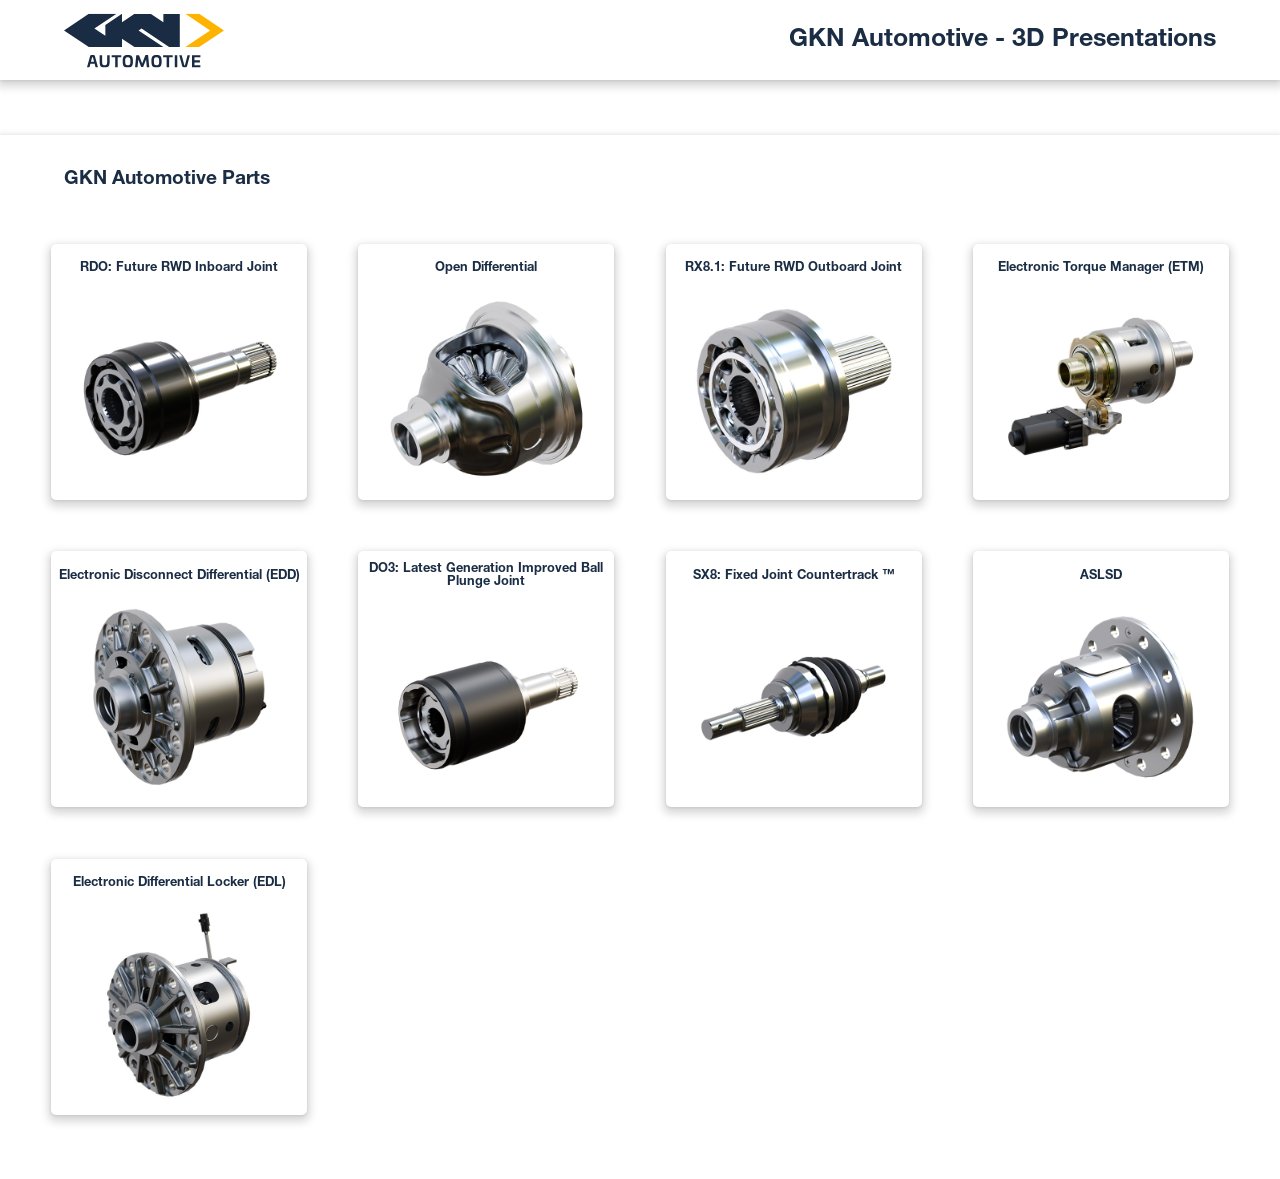
<file: index.html>
<!doctype html>
<html lang="en">

<head>
  <meta charset="UTF-8" />
  <link rel="icon" type="image/svg+xml" href="./Cheveron_process copy-frei.png" />
  <meta name="viewport" content="width=device-width, initial-scale=1.0" />
  <title>GKN 3D Presentations</title>
  <!-- css -->

  <link rel="manifest" href="./manifest.webmanifest">
  <meta name="theme-color" content="#1a1a1a">
  <meta name="mobile-web-app-capable" content="yes">
  <meta name="apple-mobile-web-app-status-bar-style" content="black-translucent">
  
  <!-- Safari/iOS specific meta tags -->
  <meta name="apple-mobile-web-app-capable" content="yes">
  <meta name="apple-mobile-web-app-title" content="GKN 3D">
  <link rel="apple-touch-icon" href="./Icon.png">
  <link rel="apple-touch-startup-image" href="./Icon.png">

  <script type="module" crossorigin src="./assets/index-BbZHvF1y.js"></script>
  <link rel="modulepreload" crossorigin href="./assets/registerSW-DZd08vq9.js">
  <link rel="stylesheet" crossorigin href="./assets/registerSW-akzN68TD.css">
  <link rel="stylesheet" crossorigin href="./assets/index-C89SPotJ.css">
  <script type="module">import.meta.url;import("_").catch(()=>1);(async function*(){})().next();if(location.protocol!="file:"){window.__vite_is_modern_browser=true}</script>
  <script type="module">!function(){if(window.__vite_is_modern_browser)return;console.warn("vite: loading legacy chunks, syntax error above and the same error below should be ignored");var e=document.getElementById("vite-legacy-polyfill"),n=document.createElement("script");n.src=e.src,n.onload=function(){System.import(document.getElementById('vite-legacy-entry').getAttribute('data-src'))},document.body.appendChild(n)}();</script>
</head>

<body>
  <div id="app-home">
    <div id="heading">
      <div id="logo"></div>
      <div id="homeTitle">GKN Automotive - 3D Presentations</div>
    </div>
    <div id="devicesContainer">
      <div id="devicesTitle">GKN Automotive Parts</div>
      <div id="devicesListContainer">
        <a href="./rdo.html">
          <div class="deviceContainer">
            <div class="deviceName">RDO: Future RWD Inboard Joint</div>
            <div class="deviceImage" id="rdoImage"></div>
          </div>
        </a>
        <!-- <a href="https://quincecreative.github.io/openDifferential/"> -->
        <a href="./openDifferential.html">
          <div class="deviceContainer">
            <div class="deviceName">Open Differential</div>
            <div class="deviceImage" id="openDifferentialImage"></div>
          </div>
        </a>
        <!-- <a href="https://quincecreative.github.io/RX8/"> -->
        <a href="./rx8.html">
          <div class="deviceContainer">
            <div class="deviceName">RX8.1: Future RWD Outboard Joint</div>
            <div class="deviceImage" id="rx8Image"></div>
          </div>
        </a>
        <!-- <a href="https://quincecreative.github.io/ETM/"> -->
        <a href="./etm.html">
          <div class="deviceContainer">
            <div class="deviceName">Electronic Torque Manager (ETM)</div>
            <div class="deviceImage" id="etmImage"></div>
          </div>
        </a>
        <!-- <a href="https://quincecreative.github.io/EDD/"> -->
        <a href="./edd.html">
          <div class="deviceContainer">
            <div class="deviceName">Electronic Disconnect Differential (EDD)</div>
            <div class="deviceImage" id="eddImage"></div>
          </div>
        </a>
        <!-- <a href="https://quincecreative.github.io/DO3/"> -->
        <a href="./do3.html">
          <div class="deviceContainer">
            <div class="deviceName">DO3: Latest Generation Improved Ball Plunge Joint</div>
            <div class="deviceImage" id="do3Image"></div>
          </div>
        </a>
        <a href="./sx8_asm.html">
          <div class="deviceContainer">
            <div class="deviceName">SX8: Fixed Joint Countertrack ™</div>
            <div class="deviceImage" id="sx8Image"></div>
          </div>
        </a>
        <a href="./aslsd.html">
          <div class="deviceContainer">
            <div class="deviceName">ASLSD</div>
            <div class="deviceImage" id="aslsdImage"></div>
          </div>
        </a>
        <a href="./edl.html">
          <div class="deviceContainer">
            <div class="deviceName">Electronic Differential Locker (EDL)</div>
            <div class="deviceImage" id="edlImage"></div>
          </div>
        </a>
      </div>
    </div>
  <script nomodule>!function(){var e=document,t=e.createElement("script");if(!("noModule"in t)&&"onbeforeload"in t){var n=!1;e.addEventListener("beforeload",(function(e){if(e.target===t)n=!0;else if(!e.target.hasAttribute("nomodule")||!n)return;e.preventDefault()}),!0),t.type="module",t.src=".",e.head.appendChild(t),t.remove()}}();</script>
  <script nomodule crossorigin id="vite-legacy-polyfill" src="./assets/polyfills-legacy-Cq4gPTny.js"></script>
  <script nomodule crossorigin id="vite-legacy-entry" data-src="./assets/index-legacy-ohpkfy7d.js">System.import(document.getElementById('vite-legacy-entry').getAttribute('data-src'))</script>
</body>

</html>
</file>
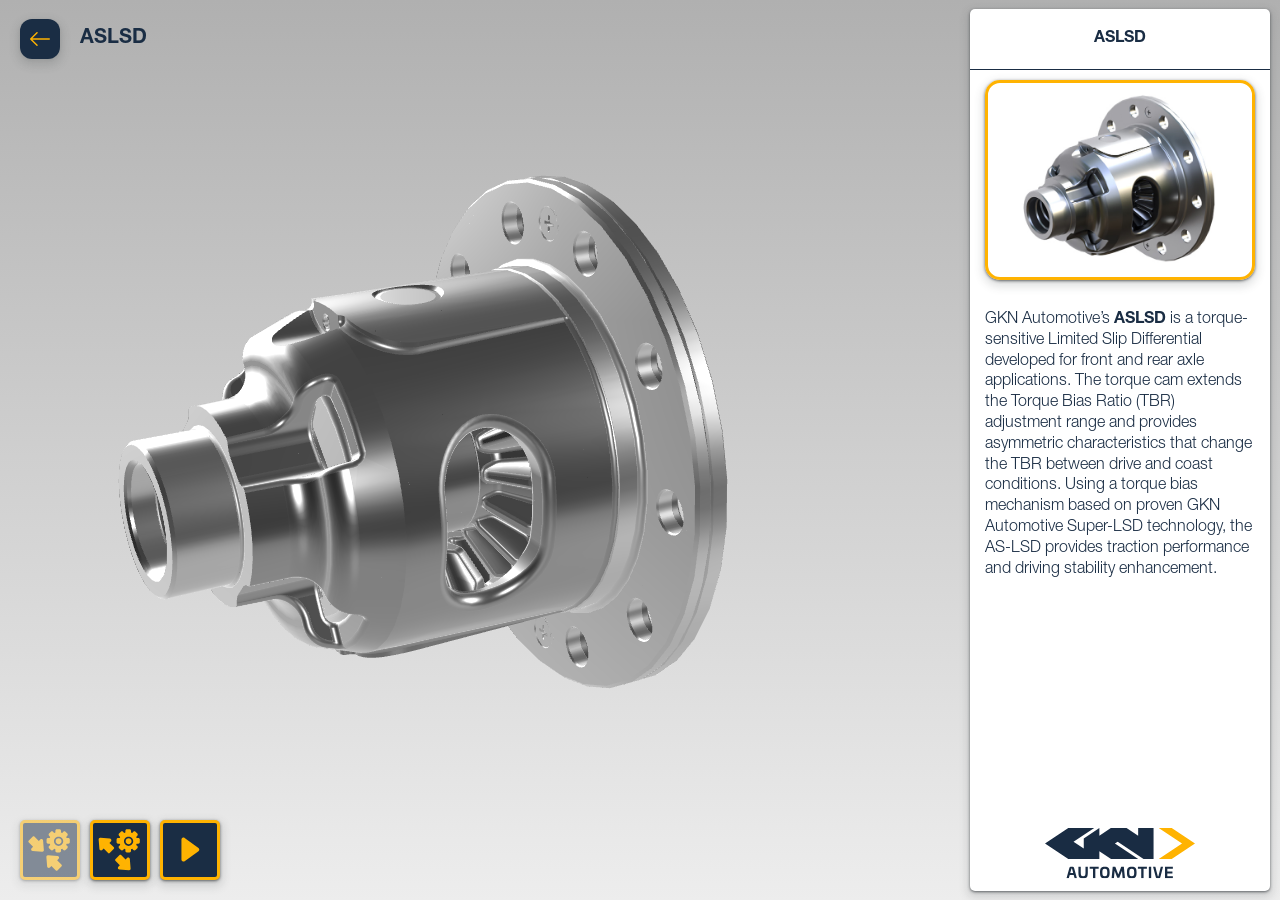
<file: aslsd.html>
<!doctype html>
<html lang="en">

<head>
    <meta charset="UTF-8" />
    <link rel="icon" type="image/svg+xml" href="./Cheveron_process copy-frei.png" />
    <meta name="viewport" content="width=device-width, initial-scale=1.0" />
    <title>GKN - ASLSD</title>
    <!-- css -->
    <!-- Add Font Awesome CSS -->
    <!-- <link rel="stylesheet" href="style/font-awesome-6-5-1.css"> -->
    
    <link rel="manifest" href="./manifest.webmanifest">
    <meta name="theme-color" content="#1a1a1a">
    <meta name="mobile-web-app-capable" content="yes">
    <meta name="apple-mobile-web-app-status-bar-style" content="black-translucent">
    
    <!-- Safari/iOS specific meta tags -->
    <meta name="apple-mobile-web-app-capable" content="yes">
    <meta name="apple-mobile-web-app-title" content="GKN 3D">
    <link rel="apple-touch-icon" href="./Icon.png">
    <link rel="apple-touch-startup-image" href="./Icon.png">
  <script type="module" crossorigin src="./assets/aslsd-BNoH6BZf.js"></script>
  <link rel="modulepreload" crossorigin href="./assets/registerSW-DZd08vq9.js">
  <link rel="modulepreload" crossorigin href="./assets/orientationChengeChecker-BI50UZJ1.js">
  <link rel="modulepreload" crossorigin href="./assets/meshVisibilityHagdler-DMKPUQ71.js">
  <link rel="stylesheet" crossorigin href="./assets/registerSW-akzN68TD.css">
  <script type="module">import.meta.url;import("_").catch(()=>1);(async function*(){})().next();if(location.protocol!="file:"){window.__vite_is_modern_browser=true}</script>
  <script type="module">!function(){if(window.__vite_is_modern_browser)return;console.warn("vite: loading legacy chunks, syntax error above and the same error below should be ignored");var e=document.getElementById("vite-legacy-polyfill"),n=document.createElement("script");n.src=e.src,n.onload=function(){System.import(document.getElementById('vite-legacy-entry').getAttribute('data-src'))},document.body.appendChild(n)}();</script>
</head>

<body>
    <div id="app">
        <!-- loading spinnerrrrr -->
        <div id="loadingSpinner">
            <div id="loadingSpinnerBorder"></div>
            <div id="loadingPercentages">0%</div>
            <div id="loadingLogo"></div>
            <!-- <div id="loadingLogo" style="background-image: url(jasperosso_logo_txt_black.svg)"></div> -->
        </div>

        <!-- FLIP DEVICE -->
        <div id="orientationScreenContainer">
            <div id="orientationScreenLogo"></div>
            <div id="orientationScreenImg"></div>
            <div id="orientationScreenText">Please rotate your device</div>
        </div>

        <canvas id="renderCanvas"></canvas>

        <a href="./index.html">
            <div id="goToHomeButton">
                <!-- <i class="fa-solid fa-arrow-left"></i> -->
            </div>
        </a>

        <div id="modelNameContainer">
            <div id="modelNameText">ASLSD</div>
        </div>

        <div id="productDisplayLogo"></div>

        <!-- actions container -->
        <div id="actionsContainer">
            <div class="actionButton" id="assembleActionButton" style="background-image: url(./icons/assemble3.svg);">
            </div>
            <div class="actionButton" id="disassembleActionButton"
                style="background-image: url(./icons/disassemble3.svg);"></div>
            <div class="actionButton" id="playActionButton" style="background-image: url(./icons/play.svg);"></div>
        </div>

        <!-- anotations -->
        <div id="anotationVisibilityContainer" style="left: 230px;">
            <div id="anotationVisibilityText">Annotations</div>
            <input type="checkbox" id="anotationVisibilityCheckbox" checked>
        </div>


        <!-- <div id="title">ATOM 2 PRO</div> -->
        <div id="menu-container">
            <div id="menuTittle">
                <!-- <div id="menuTittleIcon"><i id="menuTittleIconFa" class="fa-solid fa-chevron-right"></i></div> -->
                <div id="menuTittleText">ASLSD</div>
            </div>

            <div id="menuContent">
                <div id="menuContentImage">
                    <div id="playVideoContainer">
                        <video id="playVideoVideo" src="./videos/ASLSD_Strelice_1_720.mp4" muted loop></video>
                    </div>
                </div>
                <div id="menuContentText"></div>
            </div>

        </div>

        <!-- VIDEO -->
        <!-- <div id="playVideoContainer">
            <video id="playVideoVideo" src="./videos/aslsd_animation_video.mp4" muted loop></video>
        </div> -->

        <!-- FPS -->
        <!-- <p id='fps'
    style="position: absolute; bottom: 1vw; right: 20vw; font-size: 40px; color: rgb(255, 255, 255); z-index: 1000;">
    1111</p>
    </div> -->
  <script nomodule>!function(){var e=document,t=e.createElement("script");if(!("noModule"in t)&&"onbeforeload"in t){var n=!1;e.addEventListener("beforeload",(function(e){if(e.target===t)n=!0;else if(!e.target.hasAttribute("nomodule")||!n)return;e.preventDefault()}),!0),t.type="module",t.src=".",e.head.appendChild(t),t.remove()}}();</script>
  <script nomodule crossorigin id="vite-legacy-polyfill" src="./assets/polyfills-legacy-Cq4gPTny.js"></script>
  <script nomodule crossorigin id="vite-legacy-entry" data-src="./assets/aslsd-legacy-CCUJGMlV.js">System.import(document.getElementById('vite-legacy-entry').getAttribute('data-src'))</script>
</body>

</html>
</file>
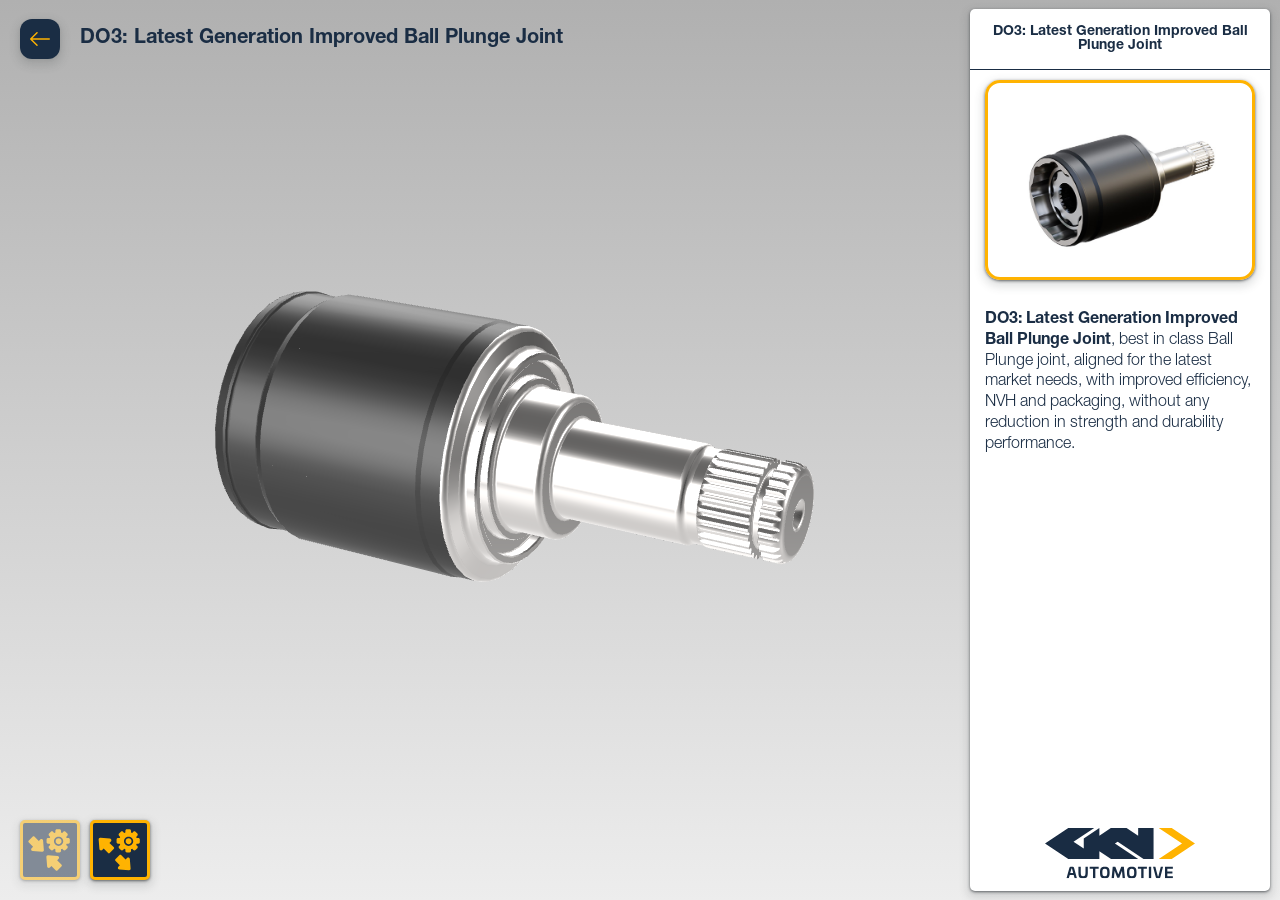
<file: do3.html>
<!doctype html>
<html lang="en">

<head>
    <meta charset="UTF-8" />
    <link rel="icon" type="image/svg+xml" href="./Cheveron_process copy-frei.png" />
    <meta name="viewport" content="width=device-width, initial-scale=1.0" />
    <title>GKN - DO3: Latest Generation Improved Ball Plunge Joint</title>
    <!-- css -->
    <!-- Add Font Awesome CSS -->
    <!-- <link rel="stylesheet" href="style/font-awesome-6-5-1.css"> -->

    <link rel="manifest" href="./manifest.webmanifest">
    <meta name="theme-color" content="#1a1a1a">
    <meta name="mobile-web-app-capable" content="yes">
    <meta name="apple-mobile-web-app-status-bar-style" content="black-translucent">
    
    <!-- Safari/iOS specific meta tags -->
    <meta name="apple-mobile-web-app-capable" content="yes">
    <meta name="apple-mobile-web-app-title" content="GKN 3D">
    <link rel="apple-touch-icon" href="./Icon.png">
    <link rel="apple-touch-startup-image" href="./Icon.png">

  <script type="module" crossorigin src="./assets/do3-fIvBYLhS.js"></script>
  <link rel="modulepreload" crossorigin href="./assets/registerSW-DZd08vq9.js">
  <link rel="modulepreload" crossorigin href="./assets/orientationChengeChecker-BI50UZJ1.js">
  <link rel="stylesheet" crossorigin href="./assets/registerSW-akzN68TD.css">
  <script type="module">import.meta.url;import("_").catch(()=>1);(async function*(){})().next();if(location.protocol!="file:"){window.__vite_is_modern_browser=true}</script>
  <script type="module">!function(){if(window.__vite_is_modern_browser)return;console.warn("vite: loading legacy chunks, syntax error above and the same error below should be ignored");var e=document.getElementById("vite-legacy-polyfill"),n=document.createElement("script");n.src=e.src,n.onload=function(){System.import(document.getElementById('vite-legacy-entry').getAttribute('data-src'))},document.body.appendChild(n)}();</script>
</head>

<body>
    <div id="app">
        <!-- loading spinnerrrrr -->
        <div id="loadingSpinner">
            <div id="loadingSpinnerBorder"></div>
            <div id="loadingPercentages">0%</div>
            <div id="loadingLogo"></div>
            <!-- <div id="loadingLogo" style="background-image: url(jasperosso_logo_txt_black.svg)"></div> -->
        </div>

        <!-- FLIP DEVICE -->
        <div id="orientationScreenContainer">
            <div id="orientationScreenLogo"></div>
            <div id="orientationScreenImg"></div>
            <div id="orientationScreenText">Please rotate your device</div>
        </div>

        <canvas id="renderCanvas"></canvas>

        <a href="./index.html">
            <div id="goToHomeButton">
                <!-- <i class="fa-solid fa-arrow-left"></i> -->
            </div>
        </a>

        <div id="modelNameContainer">
            <div id="modelNameText">DO3: Latest Generation Improved Ball Plunge Joint</div>
        </div>

        <div id="productDisplayLogo"></div>

        <!-- actions container -->
        <div id="actionsContainer">
            <div class="actionButton" id="assembleActionButton" style="background-image: url(./icons/assemble3.svg);"></div>
            <div class="actionButton" id="disassembleActionButton" style="background-image: url(./icons/disassemble3.svg);"></div>
        </div>

        <!-- anotations -->
        <div id="anotationVisibilityContainer">
            <div id="anotationVisibilityText">Annotations</div>
            <input type="checkbox" id="anotationVisibilityCheckbox" checked>
        </div>


        <!-- <div id="title">ATOM 2 PRO</div> -->
        <div id="menu-container">
            <div id="menuTittle">
                <!-- <div id="menuTittleIcon"><i id="menuTittleIconFa" class="fa-solid fa-chevron-right"></i></div> -->
                <div id="menuTittleText" style="font-size: 14px;">DO3: Latest Generation Improved Ball Plunge Joint</div>
            </div>

            <div id="menuContent">
                <div id="menuContentImage"></div>
                <div id="menuContentText"></div>
            </div>

        </div>

        <!-- FPS -->
        <!-- <p id='fps'
    style="position: absolute; bottom: 1vw; right: 20vw; font-size: 40px; color: rgb(255, 255, 255); z-index: 1000;">
    1111</p>
    </div> -->
  <script nomodule>!function(){var e=document,t=e.createElement("script");if(!("noModule"in t)&&"onbeforeload"in t){var n=!1;e.addEventListener("beforeload",(function(e){if(e.target===t)n=!0;else if(!e.target.hasAttribute("nomodule")||!n)return;e.preventDefault()}),!0),t.type="module",t.src=".",e.head.appendChild(t),t.remove()}}();</script>
  <script nomodule crossorigin id="vite-legacy-polyfill" src="./assets/polyfills-legacy-Cq4gPTny.js"></script>
  <script nomodule crossorigin id="vite-legacy-entry" data-src="./assets/do3-legacy-BCcfWT-N.js">System.import(document.getElementById('vite-legacy-entry').getAttribute('data-src'))</script>
</body>

</html>
</file>
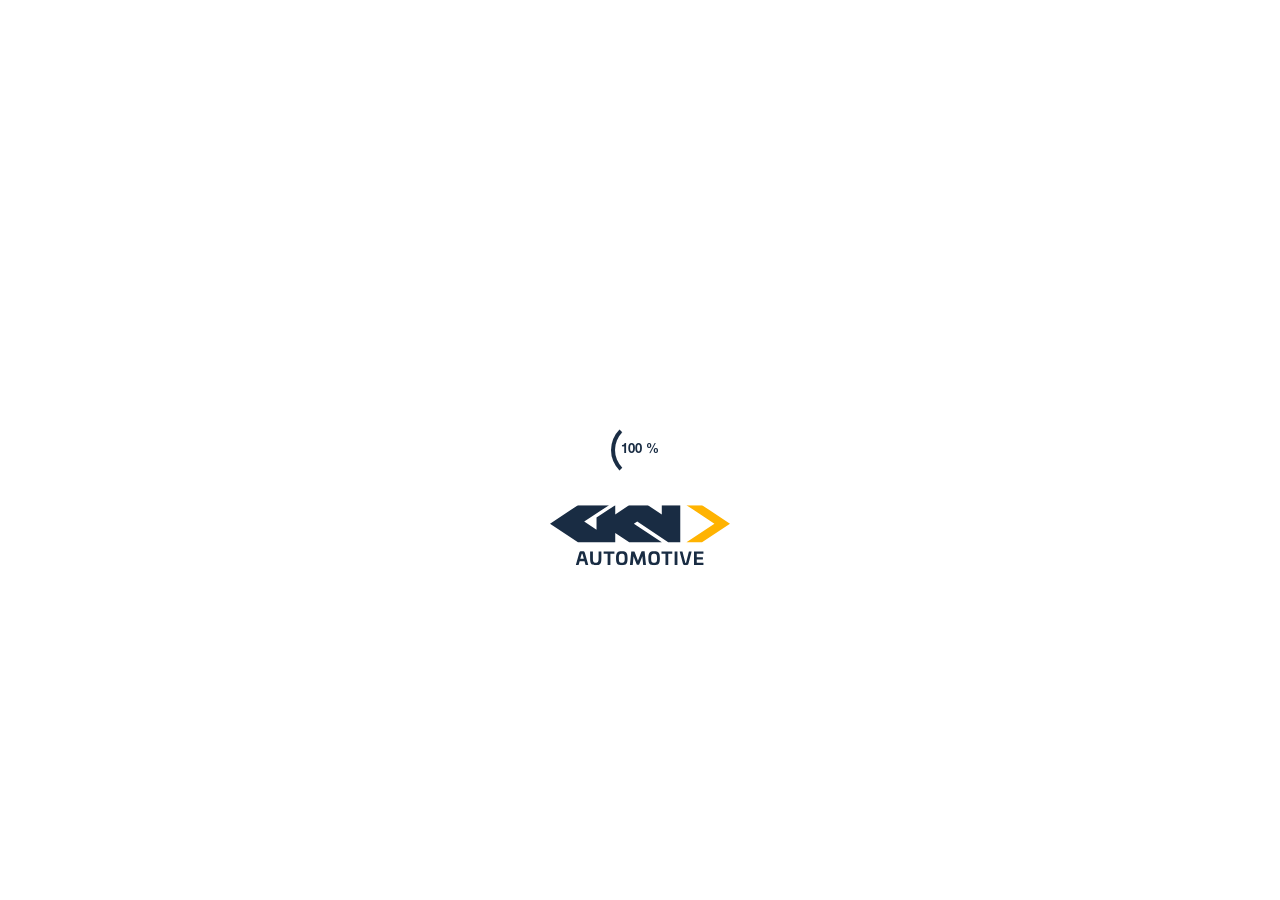
<file: edd.html>
<!doctype html>
<html lang="en">

<head>
    <meta charset="UTF-8" />
    <link rel="icon" type="image/svg+xml" href="./Cheveron_process copy-frei.png" />
    <meta name="viewport" content="width=device-width, initial-scale=1.0" />
    <title>GKN - Electronic Disconnect Differential (EDD)</title>
    <!-- css -->
    <!-- Add Font Awesome CSS -->
    <!-- <link rel="stylesheet" href="style/font-awesome-6-5-1.css"> -->

    <link rel="manifest" href="./manifest.webmanifest">
    <meta name="theme-color" content="#1a1a1a">
    <meta name="mobile-web-app-capable" content="yes">
    <meta name="apple-mobile-web-app-status-bar-style" content="black-translucent">
    
    <!-- Safari/iOS specific meta tags -->
    <meta name="apple-mobile-web-app-capable" content="yes">
    <meta name="apple-mobile-web-app-title" content="GKN 3D">
    <link rel="apple-touch-icon" href="./Icon.png">
    <link rel="apple-touch-startup-image" href="./Icon.png">

  <script type="module" crossorigin src="./assets/edd--wZsLvLN.js"></script>
  <link rel="modulepreload" crossorigin href="./assets/registerSW-DZd08vq9.js">
  <link rel="modulepreload" crossorigin href="./assets/orientationChengeChecker-BI50UZJ1.js">
  <link rel="modulepreload" crossorigin href="./assets/meshVisibilityHagdler-DMKPUQ71.js">
  <link rel="stylesheet" crossorigin href="./assets/registerSW-akzN68TD.css">
  <script type="module">import.meta.url;import("_").catch(()=>1);(async function*(){})().next();if(location.protocol!="file:"){window.__vite_is_modern_browser=true}</script>
  <script type="module">!function(){if(window.__vite_is_modern_browser)return;console.warn("vite: loading legacy chunks, syntax error above and the same error below should be ignored");var e=document.getElementById("vite-legacy-polyfill"),n=document.createElement("script");n.src=e.src,n.onload=function(){System.import(document.getElementById('vite-legacy-entry').getAttribute('data-src'))},document.body.appendChild(n)}();</script>
</head>

<body>
    <div id="app">
        <!-- loading spinnerrrrr -->
        <div id="loadingSpinner">
            <div id="loadingSpinnerBorder"></div>
            <div id="loadingPercentages">0%</div>
            <div id="loadingLogo"></div>
            <!-- <div id="loadingLogo" style="background-image: url(jasperosso_logo_txt_black.svg)"></div> -->
        </div>

        <!-- FLIP DEVICE -->
        <div id="orientationScreenContainer">
            <div id="orientationScreenLogo"></div>
            <div id="orientationScreenImg"></div>
            <div id="orientationScreenText">Please rotate your device</div>
        </div>

        <canvas id="renderCanvas"></canvas>

        <a href="./index.html">
            <div id="goToHomeButton">
                <!-- <i class="fa-solid fa-arrow-left"></i> -->
            </div>
        </a>

        <div id="modelNameContainer">
            <div id="modelNameText">Electronic Disconnect Differential (EDD)</div>
        </div>

        <div id="productDisplayLogo"></div>

        <!-- actions container -->
        <div id="actionsContainer">
            <div class="actionButton" id="assembleActionButton" style="background-image: url(./icons/assemble3.svg);"></div>
            <div class="actionButton" id="disassembleActionButton" style="background-image: url(./icons/disassemble3.svg);"></div>
            <div class="actionButton" id="playActionButton" style="background-image: url(./icons/play.svg);"></div>
        </div>

        <!-- anotations -->
        <div id="anotationVisibilityContainer" style="left: 230px;">
            <div id="anotationVisibilityText">Annotations</div>
            <input type="checkbox" id="anotationVisibilityCheckbox" checked>
        </div>


        <!-- <div id="title">ATOM 2 PRO</div> -->
        <div id="menu-container">
            <div id="menuTittle">
                <!-- <div id="menuTittleIcon"><i id="menuTittleIconFa" class="fa-solid fa-chevron-right"></i></div> -->
                <div id="menuTittleText">Electronic Disconnect Differential (EDD)</div>
            </div>

            <div id="menuContent">
                <div id="menuContentImage"></div>
                <div id="menuContentText"></div>
            </div>

        </div>

        <!-- FPS -->
        <!-- <p id='fps'
    style="position: absolute; bottom: 1vw; right: 20vw; font-size: 40px; color: rgb(255, 255, 255); z-index: 1000;">
    1111</p>
    </div> --> 
  <script nomodule>!function(){var e=document,t=e.createElement("script");if(!("noModule"in t)&&"onbeforeload"in t){var n=!1;e.addEventListener("beforeload",(function(e){if(e.target===t)n=!0;else if(!e.target.hasAttribute("nomodule")||!n)return;e.preventDefault()}),!0),t.type="module",t.src=".",e.head.appendChild(t),t.remove()}}();</script>
  <script nomodule crossorigin id="vite-legacy-polyfill" src="./assets/polyfills-legacy-Cq4gPTny.js"></script>
  <script nomodule crossorigin id="vite-legacy-entry" data-src="./assets/edd-legacy-DS0CGyQm.js">System.import(document.getElementById('vite-legacy-entry').getAttribute('data-src'))</script>
</body>

</html>
</file>
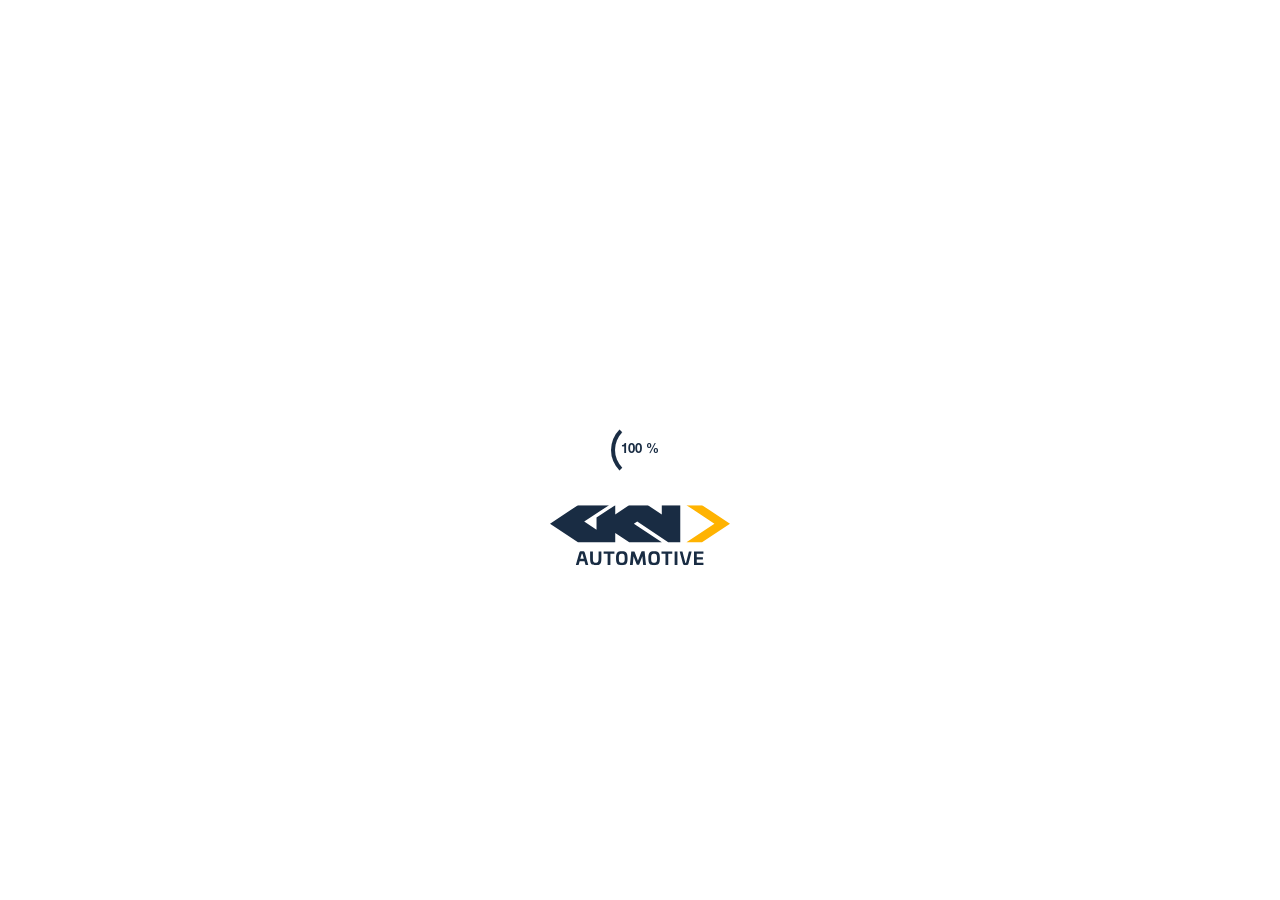
<file: etm.html>
<!doctype html>
<html lang="en">

<head>
    <meta charset="UTF-8" />
    <link rel="icon" type="image/svg+xml" href="./Cheveron_process copy-frei.png" />
    <meta name="viewport" content="width=device-width, initial-scale=1.0" />
    <title>GKN - Electronic Torque Manager (ETM)</title>
    <!-- css -->
    <!-- Add Font Awesome CSS -->
    <!-- <link rel="stylesheet" href="style/font-awesome-6-5-1.css"> -->

    <link rel="manifest" href="./manifest.webmanifest">
    <meta name="theme-color" content="#1a1a1a">
    <meta name="mobile-web-app-capable" content="yes">
    <meta name="apple-mobile-web-app-status-bar-style" content="black-translucent">
    
    <!-- Safari/iOS specific meta tags -->
    <meta name="apple-mobile-web-app-capable" content="yes">
    <meta name="apple-mobile-web-app-title" content="GKN 3D">
    <link rel="apple-touch-icon" href="./Icon.png">
    <link rel="apple-touch-startup-image" href="./Icon.png">

  <script type="module" crossorigin src="./assets/etm-4xxr6ixD.js"></script>
  <link rel="modulepreload" crossorigin href="./assets/registerSW-DZd08vq9.js">
  <link rel="modulepreload" crossorigin href="./assets/orientationChengeChecker-BI50UZJ1.js">
  <link rel="modulepreload" crossorigin href="./assets/meshVisibilityHagdler-DMKPUQ71.js">
  <link rel="stylesheet" crossorigin href="./assets/registerSW-akzN68TD.css">
  <script type="module">import.meta.url;import("_").catch(()=>1);(async function*(){})().next();if(location.protocol!="file:"){window.__vite_is_modern_browser=true}</script>
  <script type="module">!function(){if(window.__vite_is_modern_browser)return;console.warn("vite: loading legacy chunks, syntax error above and the same error below should be ignored");var e=document.getElementById("vite-legacy-polyfill"),n=document.createElement("script");n.src=e.src,n.onload=function(){System.import(document.getElementById('vite-legacy-entry').getAttribute('data-src'))},document.body.appendChild(n)}();</script>
</head>

<body>
    <div id="app">
        <!-- loading spinnerrrrr -->
        <div id="loadingSpinner">
            <div id="loadingSpinnerBorder"></div>
            <div id="loadingPercentages">0%</div>
            <div id="loadingLogo"></div>
            <!-- <div id="loadingLogo" style="background-image: url(jasperosso_logo_txt_black.svg)"></div> -->
        </div>

        <!-- FLIP DEVICE -->
        <div id="orientationScreenContainer">
            <div id="orientationScreenLogo"></div>
            <div id="orientationScreenImg"></div>
            <div id="orientationScreenText">Please rotate your device</div>
        </div>

        <canvas id="renderCanvas"></canvas>

        <a href="./index.html">
            <div id="goToHomeButton">
                <!-- <i class="fa-solid fa-arrow-left"></i> -->
            </div>
        </a>

        <div id="modelNameContainer">
            <div id="modelNameText">Electronic Torque Manager (ETM)</div>
        </div>

        <div id="productDisplayLogo"></div>

        <!-- actions container -->
        <div id="actionsContainer">
            <div class="actionButton" id="assembleActionButton" style="background-image: url(./icons/assemble3.svg);"></div>
            <div class="actionButton" id="disassembleActionButton" style="background-image: url(./icons/disassemble3.svg);"></div>
            <div class="actionButton" id="playActionButton" style="background-image: url(./icons/play.svg);"></div>
        </div>

        <!-- anotations -->
        <div id="anotationVisibilityContainer" style="left: 230px;">
            <div id="anotationVisibilityText">Annotations</div>
            <input type="checkbox" id="anotationVisibilityCheckbox" checked>
        </div>


        <!-- <div id="title">ATOM 2 PRO</div> -->
        <div id="menu-container">
            <div id="menuTittle">
                <!-- <div id="menuTittleIcon"><i id="menuTittleIconFa" class="fa-solid fa-chevron-right"></i></div> -->
                <div id="menuTittleText">Electronic Torque Manager (ETM)</div>
            </div>

            <div id="menuContent">
                <div id="menuContentImage"></div>
                <div id="menuContentText"></div>
            </div>

        </div>

        <!-- FPS -->
        <!-- <p id='fps'
    style="position: absolute; bottom: 1vw; right: 20vw; font-size: 40px; color: rgb(255, 255, 255); z-index: 1000;">
    1111</p>
    </div> -->
  <script nomodule>!function(){var e=document,t=e.createElement("script");if(!("noModule"in t)&&"onbeforeload"in t){var n=!1;e.addEventListener("beforeload",(function(e){if(e.target===t)n=!0;else if(!e.target.hasAttribute("nomodule")||!n)return;e.preventDefault()}),!0),t.type="module",t.src=".",e.head.appendChild(t),t.remove()}}();</script>
  <script nomodule crossorigin id="vite-legacy-polyfill" src="./assets/polyfills-legacy-Cq4gPTny.js"></script>
  <script nomodule crossorigin id="vite-legacy-entry" data-src="./assets/etm-legacy-CHuUr4fw.js">System.import(document.getElementById('vite-legacy-entry').getAttribute('data-src'))</script>
</body>

</html>
</file>
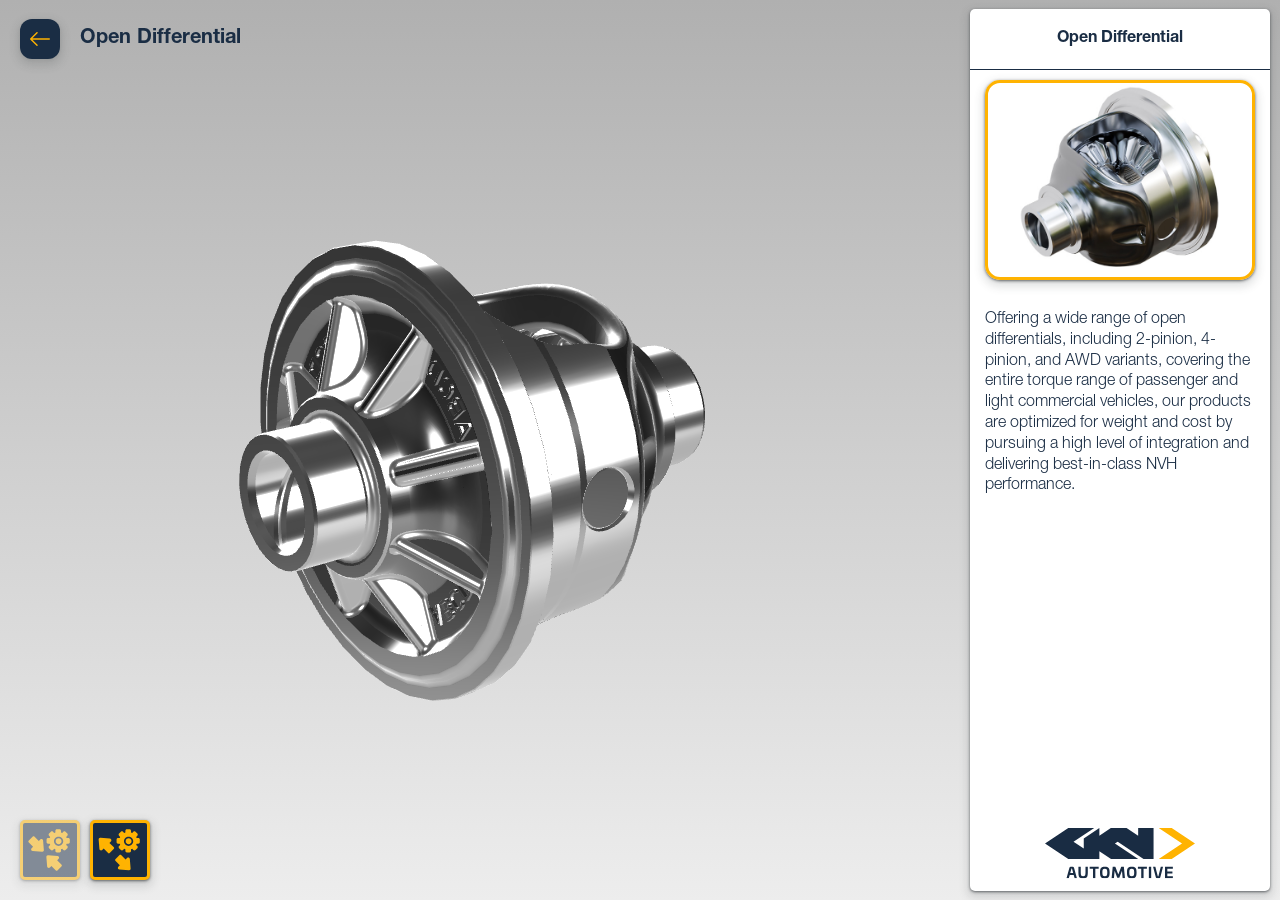
<file: openDifferential.html>
<!doctype html>
<html lang="en">

<head>
    <meta charset="UTF-8" />
    <link rel="icon" type="image/svg+xml" href="./Cheveron_process copy-frei.png" />
    <meta name="viewport" content="width=device-width, initial-scale=1.0" />
    <title>GKN - Open Differential</title>
    <!-- css -->
    <!-- Add Font Awesome CSS -->
    <!-- <link rel="stylesheet" href="style/font-awesome-6-5-1.css"> -->

    <link rel="manifest" href="./manifest.webmanifest">
    <meta name="theme-color" content="#1a1a1a">
    <meta name="mobile-web-app-capable" content="yes">
    <meta name="apple-mobile-web-app-status-bar-style" content="black-translucent">
    
    <!-- Safari/iOS specific meta tags -->
    <meta name="apple-mobile-web-app-capable" content="yes">
    <meta name="apple-mobile-web-app-title" content="GKN 3D">
    <link rel="apple-touch-icon" href="./Icon.png">
    <link rel="apple-touch-startup-image" href="./Icon.png">

  <script type="module" crossorigin src="./assets/openDifferential-_7xwcRdH.js"></script>
  <link rel="modulepreload" crossorigin href="./assets/registerSW-DZd08vq9.js">
  <link rel="modulepreload" crossorigin href="./assets/orientationChengeChecker-BI50UZJ1.js">
  <link rel="stylesheet" crossorigin href="./assets/registerSW-akzN68TD.css">
  <script type="module">import.meta.url;import("_").catch(()=>1);(async function*(){})().next();if(location.protocol!="file:"){window.__vite_is_modern_browser=true}</script>
  <script type="module">!function(){if(window.__vite_is_modern_browser)return;console.warn("vite: loading legacy chunks, syntax error above and the same error below should be ignored");var e=document.getElementById("vite-legacy-polyfill"),n=document.createElement("script");n.src=e.src,n.onload=function(){System.import(document.getElementById('vite-legacy-entry').getAttribute('data-src'))},document.body.appendChild(n)}();</script>
</head>

<body>
    <div id="app">
        <!-- loading spinnerrrrr -->
        <div id="loadingSpinner">
            <div id="loadingSpinnerBorder"></div>
            <div id="loadingPercentages">0%</div>
            <div id="loadingLogo"></div>
        </div>

        <!-- FLIP DEVICE -->
        <div id="orientationScreenContainer">
            <div id="orientationScreenLogo"></div>
            <div id="orientationScreenImg"></div>
            <div id="orientationScreenText">Please rotate your device</div>
        </div>

        <canvas id="renderCanvas"></canvas>

        <a href="./index.html">
            <div id="goToHomeButton"></div>
        </a>

        <div id="modelNameContainer">
            <div id="modelNameText">Open Differential</div>
        </div>

        <div id="productDisplayLogo"></div>

        <!-- actions container -->
        <div id="actionsContainer">
            <div class="actionButton" id="assembleActionButton" style="background-image: url(./icons/assemble3.svg);"></div>
            <div class="actionButton" id="disassembleActionButton" style="background-image: url(./icons/disassemble3.svg);"></div>
        </div>

        <!-- anotations -->
        <div id="anotationVisibilityContainer">
            <div id="anotationVisibilityText">Annotations</div>
            <input type="checkbox" id="anotationVisibilityCheckbox" checked>
        </div>


        <!-- <div id="title">ATOM 2 PRO</div> -->
        <div id="menu-container">
            <div id="menuTittle">
                <!-- <div id="menuTittleIcon"><i id="menuTittleIconFa" class="fa-solid fa-chevron-right"></i></div> -->
                <div id="menuTittleText">Open Differential</div>
            </div>

            <div id="menuContent">
                <div id="menuContentImage"></div>
                <div id="menuContentText"></div>
            </div>

        </div>

        <!-- FPS -->
        <!-- <p id='fps'
    style="position: absolute; bottom: 1vw; right: 20vw; font-size: 40px; color: rgb(255, 255, 255); z-index: 1000;">
    1111</p>
    </div> -->
  <script nomodule>!function(){var e=document,t=e.createElement("script");if(!("noModule"in t)&&"onbeforeload"in t){var n=!1;e.addEventListener("beforeload",(function(e){if(e.target===t)n=!0;else if(!e.target.hasAttribute("nomodule")||!n)return;e.preventDefault()}),!0),t.type="module",t.src=".",e.head.appendChild(t),t.remove()}}();</script>
  <script nomodule crossorigin id="vite-legacy-polyfill" src="./assets/polyfills-legacy-Cq4gPTny.js"></script>
  <script nomodule crossorigin id="vite-legacy-entry" data-src="./assets/openDifferential-legacy-DbIWirAo.js">System.import(document.getElementById('vite-legacy-entry').getAttribute('data-src'))</script>
</body>

</html>
</file>
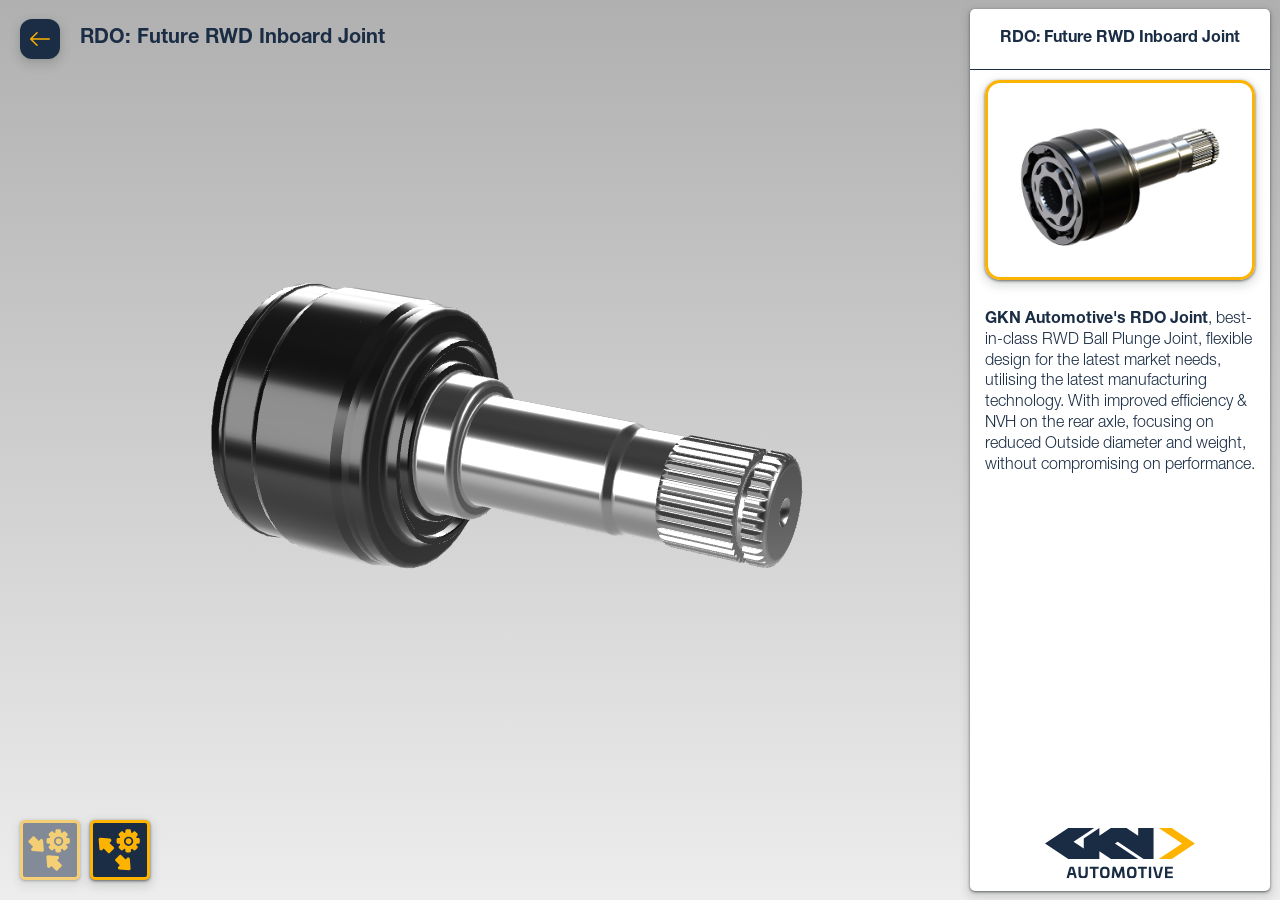
<file: rdo.html>
<!doctype html>
<html lang="en">

<head>
    <meta charset="UTF-8" />
    <link rel="icon" type="image/svg+xml" href="./Cheveron_process copy-frei.png" />
    <meta name="viewport" content="width=device-width, initial-scale=1.0" />
    <title>GKN - RDO: Future RWD Inboard Joint</title>
    <!-- css -->
    <!-- Add Font Awesome CSS -->
    <!-- <link rel="stylesheet" href="style/font-awesome-6-5-1.css"> -->

    <link rel="manifest" href="./manifest.webmanifest">
    <meta name="theme-color" content="#1a1a1a">
    <meta name="mobile-web-app-capable" content="yes">
    <meta name="apple-mobile-web-app-status-bar-style" content="black-translucent">
    
    <!-- Safari/iOS specific meta tags -->
    <meta name="apple-mobile-web-app-capable" content="yes">
    <meta name="apple-mobile-web-app-title" content="GKN 3D">
    <link rel="apple-touch-icon" href="./Icon.png">
    <link rel="apple-touch-startup-image" href="./Icon.png">

  <script type="module" crossorigin src="./assets/atom2Pro-B0VrSB2w.js"></script>
  <link rel="modulepreload" crossorigin href="./assets/registerSW-DZd08vq9.js">
  <link rel="modulepreload" crossorigin href="./assets/orientationChengeChecker-BI50UZJ1.js">
  <link rel="stylesheet" crossorigin href="./assets/registerSW-akzN68TD.css">
  <script type="module">import.meta.url;import("_").catch(()=>1);(async function*(){})().next();if(location.protocol!="file:"){window.__vite_is_modern_browser=true}</script>
  <script type="module">!function(){if(window.__vite_is_modern_browser)return;console.warn("vite: loading legacy chunks, syntax error above and the same error below should be ignored");var e=document.getElementById("vite-legacy-polyfill"),n=document.createElement("script");n.src=e.src,n.onload=function(){System.import(document.getElementById('vite-legacy-entry').getAttribute('data-src'))},document.body.appendChild(n)}();</script>
</head>

<body>
    <div id="app">
        <!-- loading spinnerrrrr -->
        <div id="loadingSpinner">
            <div id="loadingSpinnerBorder"></div>
            <div id="loadingPercentages">0%</div>
            <div id="loadingLogo"></div>
            <!-- <div id="loadingLogo" style="background-image: url(jasperosso_logo_txt_black.svg)"></div> -->
        </div>

        <!-- FLIP DEVICE -->
        <div id="orientationScreenContainer">
            <div id="orientationScreenLogo"></div>
            <div id="orientationScreenImg"></div>
            <div id="orientationScreenText">Please rotate your device</div>
        </div>

        <canvas id="renderCanvas"></canvas>

        <a href="./index.html">
            <div id="goToHomeButton">
                <!-- <i class="fa-solid fa-arrow-left"></i> -->
            </div>
        </a>

        <div id="modelNameContainer">
            <div id="modelNameText">RDO: Future RWD Inboard Joint</div>
        </div>

        <div id="productDisplayLogo"></div>

        <!-- actions container -->
        <div id="actionsContainer">
            <div class="actionButton" id="assembleActionButton" style="background-image: url(./icons/assemble3.svg);"></div>
            <div class="actionButton" id="disassembleActionButton" style="background-image: url(./icons/disassemble3.svg);"></div>
        </div>

        <!-- anotations -->
        <div id="anotationVisibilityContainer">
            <div id="anotationVisibilityText">Annotations</div>
            <input type="checkbox" id="anotationVisibilityCheckbox" checked>
        </div>


        <!-- <div id="title">ATOM 2 PRO</div> -->
        <div id="menu-container">
            <div id="menuTittle">
                <!-- <div id="menuTittleIcon"><i id="menuTittleIconFa" class="fa-solid fa-chevron-right"></i></div> -->
                <div id="menuTittleText">RDO: Future RWD Inboard Joint</div>
            </div>

            <div id="menuContent">
                <div id="menuContentImage"></div>
                <div id="menuContentText"></div>
            </div>

        </div>

        <!-- FPS -->
        <!-- <p id='fps'
    style="position: absolute; bottom: 1vw; right: 20vw; font-size: 40px; color: rgb(255, 255, 255); z-index: 1000;">
    1111</p>
    </div> -->
  <script nomodule>!function(){var e=document,t=e.createElement("script");if(!("noModule"in t)&&"onbeforeload"in t){var n=!1;e.addEventListener("beforeload",(function(e){if(e.target===t)n=!0;else if(!e.target.hasAttribute("nomodule")||!n)return;e.preventDefault()}),!0),t.type="module",t.src=".",e.head.appendChild(t),t.remove()}}();</script>
  <script nomodule crossorigin id="vite-legacy-polyfill" src="./assets/polyfills-legacy-Cq4gPTny.js"></script>
  <script nomodule crossorigin id="vite-legacy-entry" data-src="./assets/atom2Pro-legacy-ChuFLGqT.js">System.import(document.getElementById('vite-legacy-entry').getAttribute('data-src'))</script>
</body>

</html>
</file>
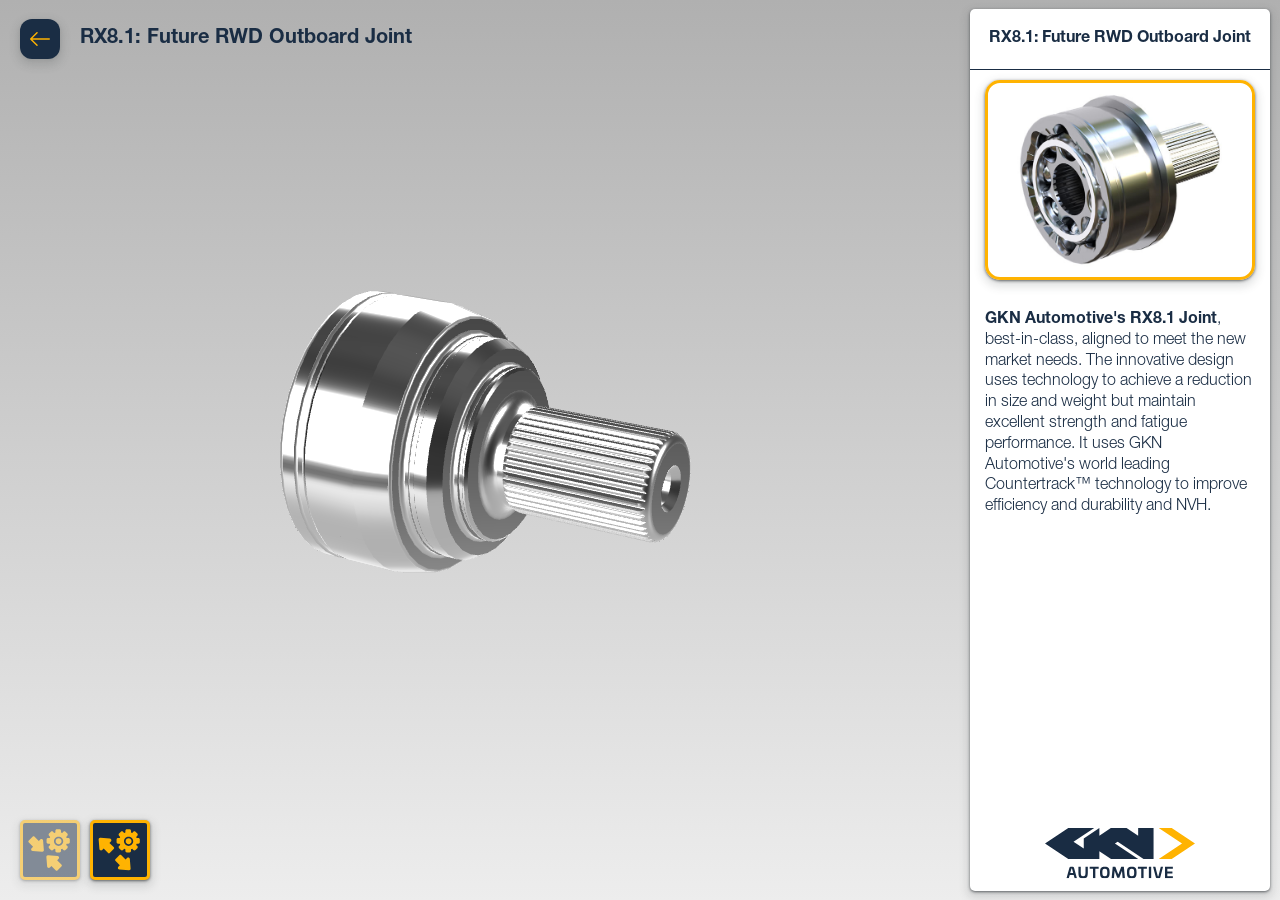
<file: rx8.html>
<!doctype html>
<html lang="en">

<head>
    <meta charset="UTF-8" />
    <link rel="icon" type="image/svg+xml" href="./Cheveron_process copy-frei.png" />
    <meta name="viewport" content="width=device-width, initial-scale=1.0" />
    <title>GKN - RX8.1: Future RWD Outboard Joint</title>
    <!-- css -->
    <!-- Add Font Awesome CSS -->
    <!-- <link rel="stylesheet" href="style/font-awesome-6-5-1.css"> -->

    <link rel="manifest" href="./manifest.webmanifest">
    <meta name="theme-color" content="#1a1a1a">
    <meta name="mobile-web-app-capable" content="yes">
    <meta name="apple-mobile-web-app-status-bar-style" content="black-translucent">
    
    <!-- Safari/iOS specific meta tags -->
    <meta name="apple-mobile-web-app-capable" content="yes">
    <meta name="apple-mobile-web-app-title" content="GKN 3D">
    <link rel="apple-touch-icon" href="./Icon.png">
    <link rel="apple-touch-startup-image" href="./Icon.png">

  <script type="module" crossorigin src="./assets/rx8-Cn2EVvA0.js"></script>
  <link rel="modulepreload" crossorigin href="./assets/registerSW-DZd08vq9.js">
  <link rel="modulepreload" crossorigin href="./assets/orientationChengeChecker-BI50UZJ1.js">
  <link rel="stylesheet" crossorigin href="./assets/registerSW-akzN68TD.css">
  <script type="module">import.meta.url;import("_").catch(()=>1);(async function*(){})().next();if(location.protocol!="file:"){window.__vite_is_modern_browser=true}</script>
  <script type="module">!function(){if(window.__vite_is_modern_browser)return;console.warn("vite: loading legacy chunks, syntax error above and the same error below should be ignored");var e=document.getElementById("vite-legacy-polyfill"),n=document.createElement("script");n.src=e.src,n.onload=function(){System.import(document.getElementById('vite-legacy-entry').getAttribute('data-src'))},document.body.appendChild(n)}();</script>
</head>

<body>
    <div id="app">
        <!-- loading spinnerrrrr -->
        <div id="loadingSpinner">
            <div id="loadingSpinnerBorder"></div>
            <div id="loadingPercentages">0%</div>
            <div id="loadingLogo"></div>
            <!-- <div id="loadingLogo" style="background-image: url(jasperosso_logo_txt_black.svg)"></div> -->
        </div>

        <!-- FLIP DEVICE -->
        <div id="orientationScreenContainer">
            <div id="orientationScreenLogo"></div>
            <div id="orientationScreenImg"></div>
            <div id="orientationScreenText">Please rotate your device</div>
        </div>

        <canvas id="renderCanvas"></canvas>

        <a href="./index.html">
            <div id="goToHomeButton">
                <!-- <i class="fa-solid fa-arrow-left"></i> -->
            </div>
        </a>

        <div id="modelNameContainer">
            <div id="modelNameText">RX8.1: Future RWD Outboard Joint</div>
        </div>

        <div id="productDisplayLogo"></div>

        <!-- actions container -->
        <div id="actionsContainer">
            <div class="actionButton" id="assembleActionButton" style="background-image: url(./icons/assemble3.svg);"></div>
            <div class="actionButton" id="disassembleActionButton" style="background-image: url(./icons/disassemble3.svg);"></div>
        </div>

        <!-- anotations -->
        <div id="anotationVisibilityContainer">
            <div id="anotationVisibilityText">Annotations</div>
            <input type="checkbox" id="anotationVisibilityCheckbox" checked>
        </div>


        <!-- <div id="title">ATOM 2 PRO</div> -->
        <div id="menu-container">
            <div id="menuTittle">
                <!-- <div id="menuTittleIcon"><i id="menuTittleIconFa" class="fa-solid fa-chevron-right"></i></div> -->
                <div id="menuTittleText" style="font-size: 16px;">RX8.1: Future RWD Outboard Joint</div>
            </div>

            <div id="menuContent">
                <div id="menuContentImage"></div>
                <div id="menuContentText"></div>
            </div>

        </div>

        <!-- FPS -->
        <!-- <p id='fps'
    style="position: absolute; bottom: 1vw; right: 20vw; font-size: 40px; color: rgb(255, 255, 255); z-index: 1000;">
    1111</p>
    </div> -->
  <script nomodule>!function(){var e=document,t=e.createElement("script");if(!("noModule"in t)&&"onbeforeload"in t){var n=!1;e.addEventListener("beforeload",(function(e){if(e.target===t)n=!0;else if(!e.target.hasAttribute("nomodule")||!n)return;e.preventDefault()}),!0),t.type="module",t.src=".",e.head.appendChild(t),t.remove()}}();</script>
  <script nomodule crossorigin id="vite-legacy-polyfill" src="./assets/polyfills-legacy-Cq4gPTny.js"></script>
  <script nomodule crossorigin id="vite-legacy-entry" data-src="./assets/rx8-legacy-CmJSGNMs.js">System.import(document.getElementById('vite-legacy-entry').getAttribute('data-src'))</script>
</body>

</html>
</file>
<file: assets/registerSW-akzN68TD.css>
html,body,div,span,applet,object,iframe,h1,h2,h3,h4,h5,h6,p,blockquote,pre,a,abbr,acronym,address,big,cite,code,del,dfn,em,img,ins,kbd,q,s,samp,small,strike,strong,sub,sup,tt,var,b,u,i,center,dl,dt,dd,ol,ul,li,fieldset,form,label,legend,table,caption,tbody,tfoot,thead,tr,th,td,article,aside,canvas,details,embed,figure,figcaption,footer,header,hgroup,menu,nav,output,ruby,section,summary,time,mark,audio,video{margin:0;padding:0;border:0;font-size:100%;font:inherit;vertical-align:baseline;text-decoration:none}article,aside,details,figcaption,figure,footer,header,hgroup,menu,nav,section{display:block}body{line-height:1;box-sizing:border-box}ol,ul{list-style:none}blockquote,q{quotes:none}blockquote:before,blockquote:after,q:before,q:after{content:"";content:none}table{border-collapse:collapse;border-spacing:0}body::-webkit-scrollbar{width:0}@font-face{font-family:Helvetica Light;src:local("Helvetica Light"),local("Helvetica-Light"),url(../fonts/HelveticaNeueLTStd-Lt.otf) format("opentype");font-style:normal}@font-face{font-family:Helvetica Bold;src:local("Helvetica Bold"),local("Helvetica-Bold"),url(../fonts/HelveticaNeueLTStd-Bd.otf) format("opentype");font-style:normal}:root{--primary-color: #1a2d44;--secondary-color: #ffffff;--tertiary-color: #ffb301;--quaternary-color: #c5cfdb;--primary-font-style: "Helvetica Bold", sans-serif;--secondary-font-style: "Helvetica Light", sans-serif}body{overflow:hidden;-webkit-touch-callout:none;-webkit-user-select:none;-khtml-user-select:none;-moz-user-select:none;-ms-user-select:none;user-select:none;-webkit-tap-highlight-color:rgba(0,0,0,0)}#app{width:100vw;height:100vh;background:#ededed;background:-webkit-linear-gradient(0deg,#ededed 0%,#b0b0b0 100%);background:linear-gradient(0deg,#ededed,#b0b0b0)}#renderCanvas{width:calc(100% - 310px);height:100%;position:absolute;top:0;left:0;touch-action:none;-webkit-tap-highlight-color:rgba(255,255,255,0)!important;-webkit-focus-ring-color:rgba(255,255,255,0)!important;outline:none!important}#loadingSpinner{position:fixed;top:0;left:0;width:100%;height:100%;background-color:#fff;z-index:9999;display:flex;justify-content:center;align-items:center;flex-direction:column}#loadingSpinnerBorder{border:4px solid rgba(255,255,255,.1);width:50px;height:50px;border-radius:50%;border-left-color:var(--primary-color);animation:spin 1s linear infinite;position:absolute}@keyframes spin{0%{transform:rotate(0)}to{transform:rotate(360deg)}}#loadingPercentages{color:var(--primary-color);font-weight:900;font-size:13px;position:absolute;font-family:var(--primary-font-style)}#loadingLogo{margin-top:170px;width:180px;height:100px;background-size:100%;background-repeat:no-repeat;background-position:center;background-image:url(../gkn-au-stacked.svg)}#orientationScreenContainer{position:absolute;top:0;left:0;width:100%;height:100%;z-index:9999;background-color:#fff;font-family:var(--primary-font-style);color:var(--primary-color);font-size:25px;font-weight:600;display:flex;align-items:center;justify-content:center;flex-direction:column;display:none}#orientationScreenLogo{width:200px;height:100px;background-size:100%;background-repeat:no-repeat;background-position:center;background-image:url(../gkn-au-stacked.svg)}#orientationScreenImg{width:200px;height:200px;padding-bottom:70px;background-size:100%;background-repeat:no-repeat;background-position:center;background-image:url(../icons/rotate-smartphone.svg)}#title{color:var(--primary-color);font-weight:700;font-size:36px;position:absolute;top:1vw;right:5vw;overflow:hidden;font-family:var(--primary-font-style)}#goToHomeButton{width:40px;height:40px;background-color:var(--primary-color);background-size:50%;background-repeat:no-repeat;background-position:center;background-image:url(../icons/left-arrow.svg);border-radius:12px;position:absolute;top:calc(1vh + 10px);left:20px;overflow:hidden;box-shadow:rgba(60,64,67,.1) 0 1px 3px,rgba(60,64,67,.15) 0 4px 8px 3px;display:flex;align-items:center;justify-content:center;cursor:pointer}#modelNameContainer{position:absolute;height:40px;top:calc(1vh + 10px);left:80px;display:flex;align-items:center;justify-content:center;font-size:20px;font-weight:600;color:var(--primary-color);font-family:var(--primary-font-style)}#productDisplayLogo{width:150px;height:75px;background-size:100%;background-repeat:no-repeat;background-position:center;background-image:url(../gkn-au-stacked.svg);position:absolute;bottom:10px;right:85px;z-index:101}#actionsContainer{position:absolute;bottom:20px;left:20px;display:flex;align-items:center;justify-content:start}.actionButton{width:60px;height:60px;background-color:var(--primary-color);border-radius:5px;border:3px solid var(--tertiary-color);box-sizing:border-box;box-shadow:rgba(60,64,67,.8) 0 1px 3px,rgba(60,64,67,.15) 0 4px 8px 3px;margin-right:10px;background-size:80%;background-repeat:no-repeat;background-position:center;cursor:pointer}#anotationVisibilityContainer{position:absolute;bottom:20px;left:160px;width:160px;height:60px;background-color:var(--primary-color);border-radius:5px;box-shadow:rgba(60,64,67,.8) 0 1px 3px,rgba(60,64,67,.15) 0 4px 8px 3px;border:3px solid var(--tertiary-color);box-sizing:border-box;display:flex;align-items:center;justify-content:space-between;padding:0 20px;display:none}#anotationVisibilityText{color:var(--tertiary-color);font-family:var(--secondary-font-style);font-size:16px}#anotationVisibilityCheckbox{width:20px;height:20px;cursor:pointer;accent-color:var(--tertiary-color)}#menu-container{position:absolute;z-index:100;width:300px;height:98vh;margin-top:1vh;background-color:#fff;right:10px;display:flex;flex-direction:column;align-items:center;box-shadow:rgba(60,64,67,.8) 0 1px 3px,rgba(60,64,67,.15) 0 4px 8px 3px;border-radius:5px;transition:width .3s ease-in-out;overflow:hidden}#menuTittle{width:100%;height:60px;font-size:20px;font-weight:600;color:var(--primary-color);font-family:var(--primary-font-style);border-bottom:1px solid var(--primary-color);display:flex;align-items:center;justify-content:center;overflow:hidden;transition:justify-content 1s ease-in-out}#menuTittleText{font-size:16px;font-weight:600;color:var(--primary-color);font-family:var(--primary-font-style);text-align:center;width:90%}.menu-button{width:90%;height:50px;background-color:#fff;display:flex;align-items:center;justify-content:right;font-size:16px;font-weight:400;color:var(--primary-color);font-family:var(--primary-font-style);cursor:pointer;letter-spacing:.25px;border-bottom:1px solid #c2c2c2}.menu-button-icon{display:flex;align-items:center;justify-content:center;width:35px;height:35px;background-size:100%;background-repeat:no-repeat;background-position:center;margin:0 10px}#menuContent{width:90%;padding:10px;display:flex;flex-direction:column;align-items:center}#menuContentImage{width:270px;height:200px;margin-bottom:30px;border-radius:15px;background-size:80%;background-repeat:no-repeat;background-position:center;box-shadow:rgba(60,64,67,.8) 0 1px 3px,rgba(60,64,67,.15) 0 4px 8px 3px;border:3px solid var(--tertiary-color);box-sizing:border-box;overflow:hidden}#menuContentText{width:100%;font-size:16px;font-weight:300;color:var(--primary-color);font-family:var(--secondary-font-style);line-height:1.3}#menuContentText li{margin-bottom:10px;list-style-type:disc}#playVideoContainer{width:100%;height:100%;z-index:102;background-color:#000;overflow:hidden;display:none}#playVideoVideo{width:100%;height:100%;object-fit:contain}
</file>
<file: assets/index-C89SPotJ.css>
body{overflow:auto}#app-home{width:100vw;height:auto;overflow:hidden;-webkit-touch-callout:none;-webkit-user-select:none;-khtml-user-select:none;-moz-user-select:none;-ms-user-select:none;user-select:none;-webkit-tap-highlight-color:rgba(0,0,0,0)}#heading{width:100vw;height:80px;display:flex;justify-content:space-between;align-items:center;box-shadow:rgba(0,0,0,.1) 0 1px 3px,rgba(0,0,0,.15) 0 4px 8px 3px;position:fixed;top:0;left:0;z-index:1000;background-color:#fff}#logo{width:160px;height:80px;background-image:url(../gkn-au-stacked.svg);background-size:contain;background-repeat:no-repeat;background-position:center;margin-left:5vw}#homeTitle{font-size:25px;height:100%;display:flex;align-items:center;font-weight:600;margin-right:5vw;font-family:var(--primary-font-style);color:var(--primary-color)}#devicesContainer{width:100vw;margin-top:15vh;min-height:85vh;display:flex;flex-direction:column;box-shadow:rgba(0,0,0,.1) 0 1px 3px,rgba(0,0,0,.15) 0 4px 8px 3px;position:relative}#devicesTitle{font-size:1.5vw;height:10vh;display:flex;align-items:center;font-weight:600;margin-left:5vw;font-family:var(--primary-font-style);color:var(--primary-color)}#devicesListContainer{width:100vw;margin-top:-2.5vw;height:auto;display:flex;flex-wrap:wrap;overflow-y:auto;padding-bottom:5vw}a{margin-left:4vw;margin-top:4vw}.deviceContainer{width:20vw;height:20vw;background-color:var(--secondary-color);box-shadow:rgba(0,0,0,.1) 0 1px 3px,rgba(0,0,0,.15) 0 4px 8px 3px;display:flex;flex-direction:column;align-items:center;justify-content:center;text-align:center;cursor:pointer;border-radius:5px}.deviceImage{width:80%;height:80%;background-size:contain;background-repeat:no-repeat;background-position:center}#rdoImage{background-image:url(../images/rdo/rdoMain.jpg)}#openDifferentialImage{background-image:url(../images/openDifferential/openDifMain.jpg)}#rx8Image{background-image:url(../images/rx81/rx81Main.jpg)}#etmImage{background-image:url(../images/etm/etmMain.jpg)}#eddImage{background-image:url(../images/edd/eddMain.jpg)}#do3Image{background-image:url(../images/do3/do3Main.jpg)}#sx8Image{background-image:url(../images/sx8asm/sx8asmMain.jpg)}#aslsdImage{background-image:url(../images/aslsd/aslsdMain.jpg)}#edlImage{background-image:url(../images/edl/edlMain.jpg)}.deviceName{width:100%;font-size:1vw;font-weight:900;font-family:var(--primary-font-style);color:var(--primary-color);margin:1vw 0}@media screen and (orientation: portrait){#heading{height:80px}#logo{width:160px;height:80px;margin-left:20px}#homeTitle{font-size:25px;height:100%;margin-left:20px}#devicesContainer{margin-top:120px;min-height:calc(100vh - 80px)}#devicesTitle{font-size:25px;height:100px;margin-left:20px}#devicesListContainer{width:100vw;margin-top:-20px;padding-bottom:20px}}
</file>
